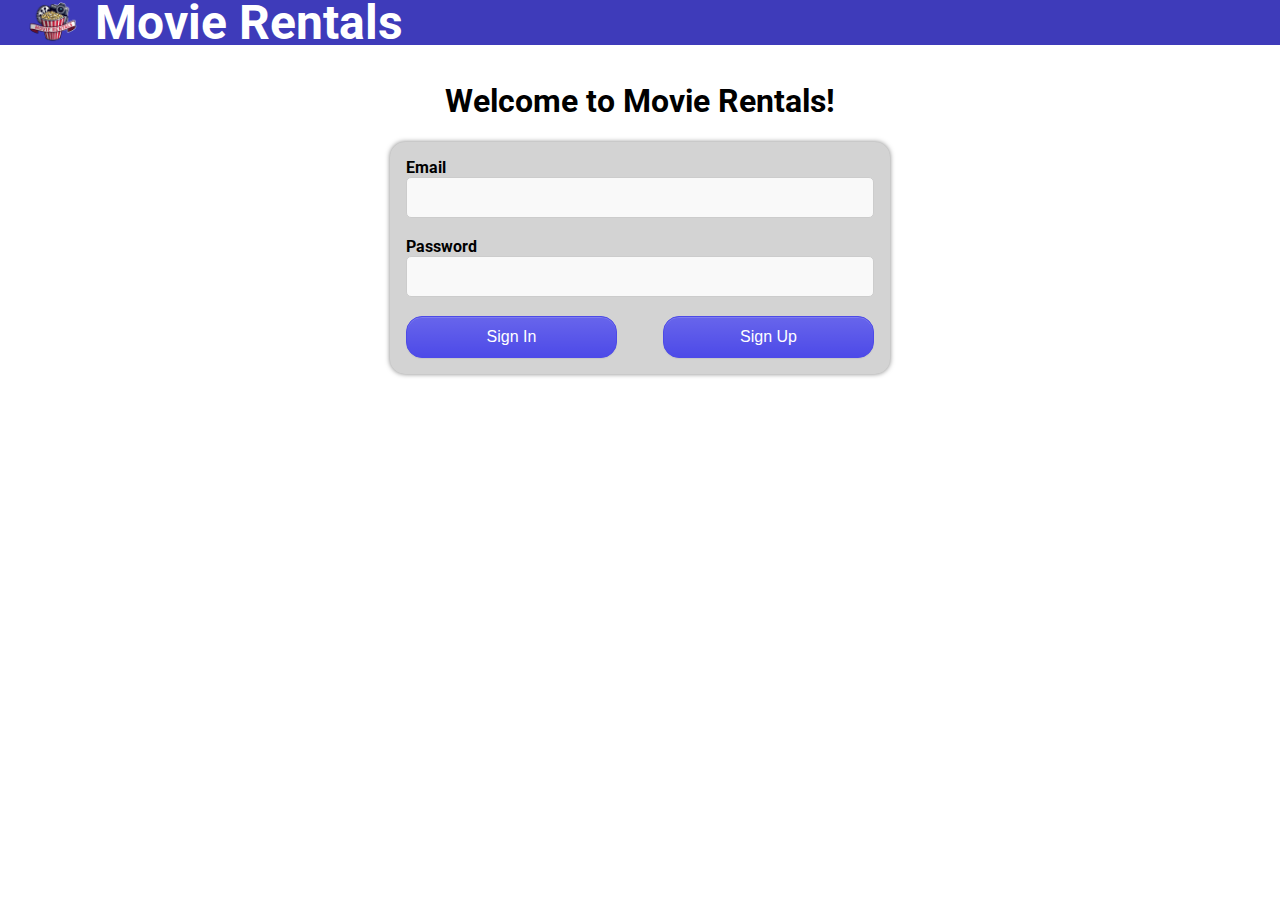
<file: index.html>
<!DOCTYPE html>
<html lang="en">
  <head>
    <meta charset="UTF-8" />
    <meta http-equiv="X-UA-Compatible" content="IE=edge" />
    <meta name="viewport" content="width=device-width, initial-scale=1.0" />
    <title>Movie Rentals</title>
    <link href="/styles/main.css" rel="stylesheet" />
    <link rel="preconnect" href="https://fonts.googleapis.com" />
    <link rel="preconnect" href="https://fonts.gstatic.com" crossorigin />
    <link
      href="https://fonts.googleapis.com/css2?family=Roboto:ital,wght@0,100;0,300;0,400;0,500;0,700;0,900;1,100;1,300;1,400;1,500;1,700;1,900&display=swap"
      rel="stylesheet"
    />
    <style>
      .form-container{
        background-color: lightgrey; 
        width: 40%; 
        margin: auto; 
        padding: 1em; 
        border-radius: 15px; 
        font-family:Verdana; 
        box-shadow: 0 0 5px rgba(0, 0, 0, 0.5);
      }
      .form-container input[type="text"],
      .form-container input[type="password"] {
        width: 100%;
        padding: 10px;
        border: 1px solid #ccc;
        border-radius: 5px;
        font-size: 16px;
        background-color: #f9f9f9;
        transition: border-color 0.3s ease, box-shadow 0.3s ease;
      }

      .form-container input[type="text"]:focus,
      .form-container input[type="password"]:focus {
        border-color: #007bff;
        box-shadow: 0 0 5px rgba(0, 123, 255, 0.5);
        outline: none;
      }
      .form-container label {
        font-weight: bold;
        margin-bottom: 0.5em;

      }
    </style>
  </head>
  <body>
    <header style="display: flex; align-items: center; justify-content:flex-start; color: white; padding: 10px 20px;">
      <img src="movierentalslogo.png" alt="Logo" style="height: 65px; margin-right: 10px;" />
      <strong style="font-size: 48px;">Movie Rentals</strong>
    </header>
    
    <div id="main">
      <article>
        <h1 style="text-align: center">Welcome to Movie Rentals!</h1>
        <div class="form-container">
          <form method="GET" action="/shop.html">
            <label>Email</label><br />
            <input type="text" name="email" style="width: 100%" required/>
            <br />
            <br />
            <label>Password</label><br />
            <input type="password" name="password" style="width: 100%" required/>
            <br />
            <br />
            <div style="display: flex; justify-content: space-between; margin: auto;">
              <button class="button" type="submit" id="signupbutton" name="action" value="login" style="width: 45%">Sign In</button>
              <button class="button" type="submit" id="loginbutton" name="action" value="login" style="width: 45%">Sign Up</button>
            </div>
          </form>
        </div>
      </article>
    </div>
  </body>
  <script>
    document.getElementById('loginbutton').addEventListener('click', function () {
      const username = document.getElementById('username').value;
      const password = document.getElementById('password').value;

      // Check if the username and password match 'admin'
      if (username === 'admin' && password === 'admin') {
        // Redirect to shop.html
        window.location.href = '/shop.html';
      } else {
        alert('Invalid username or password!');
      }
    });

    document.getElementById('signupbutton').addEventListener('click', function () {
      // Clear input fields
      document.getElementById('username').value = '';
      document.getElementById('password').value = '';

      // Display success message
      const successMessage = document.getElementById('success-message');
      successMessage.textContent = 'Successfully signed up user!';
    });
  </script>


</html>
</file>
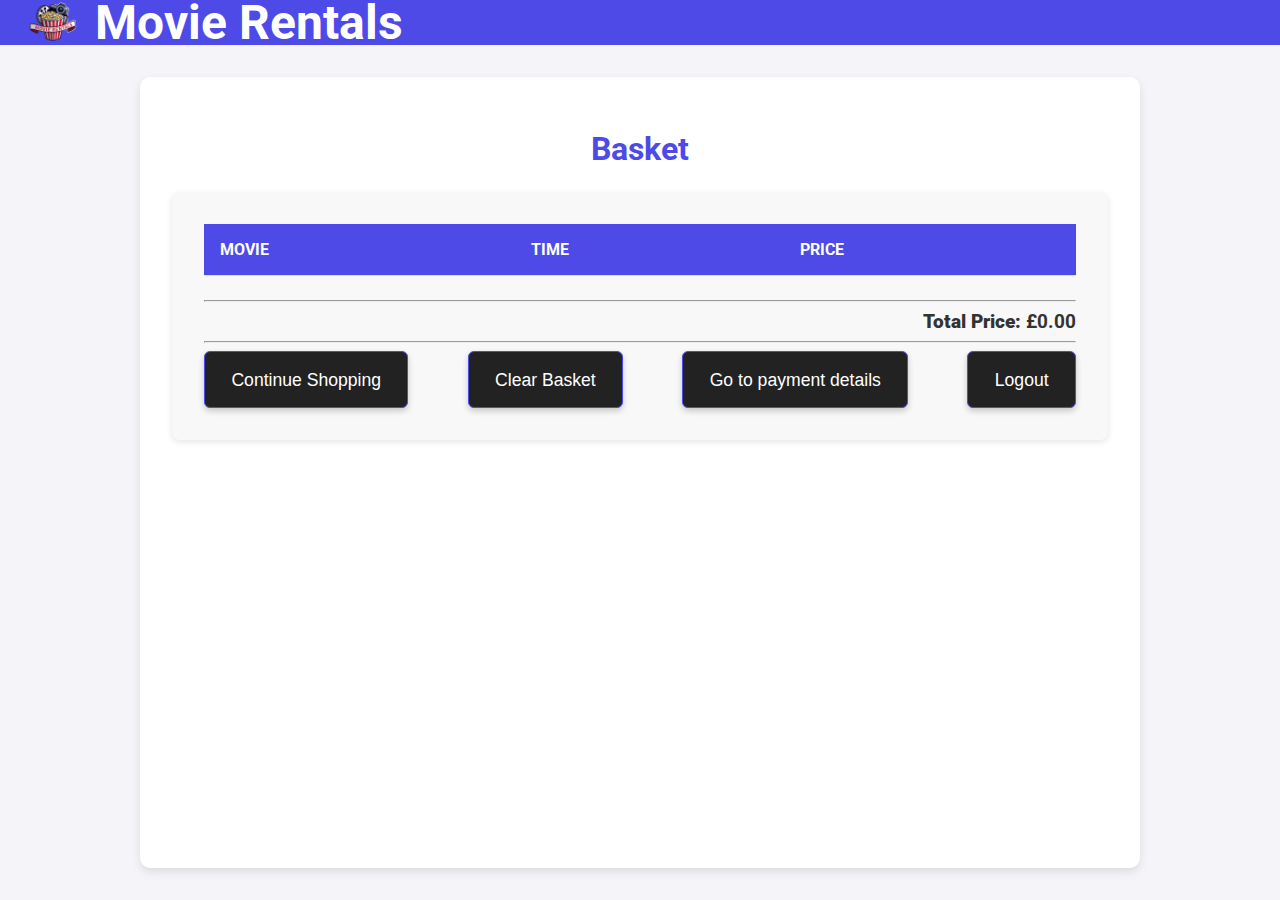
<file: basket.html>
<!DOCTYPE html>
<html lang="en">
  <head>
    <meta charset="UTF-8" />
    <meta http-equiv="X-UA-Compatible" content="IE=edge" />
    <meta name="viewport" content="width=device-width, initial-scale=1.0" />
    <title>Movie Rentals</title>
    <link href="/styles/main.css" rel="stylesheet" />
    <link rel="preconnect" href="https://fonts.googleapis.com" />
    <link rel="preconnect" href="https://fonts.gstatic.com" crossorigin />
    <link
      href="https://fonts.googleapis.com/css2?family=Roboto:ital,wght@0,100;0,300;0,400;0,500;0,700;0,900;1,100;1,300;1,400;1,500;1,700;1,900&display=swap"
      rel="stylesheet"
    />
  </head>
  <style>
/* General Reset */
body {
  margin: 0;
  font-family: "Roboto", sans-serif;
  background-color: #f4f4f9;
  color: #333;
}

/* Header Styling */
header {
  display: flex;
  align-items: center;
  justify-content: flex-start;
  color: white;
  padding: 10px 20px;
  background: #4d4ae8;
}

header img {
  height: 65px;
  margin-right: 15px;
}

header strong {
  font-size: 2.5rem;
}

/* Basket Container */
.basket-container {
  max-width: 1000px;
  margin: 2em auto;
  padding: 2rem;
  background: white;
  border-radius: 10px;
  box-shadow: 0 4px 10px rgba(0, 0, 0, 0.1);
}

.basket-title {
  font-size: 2rem;
  color: #4d4ae8;
  text-align: center;
  margin-bottom: 1.5rem;
}

/* Basket Content */
.basket-content {
  background-color: #f8f8f8;
  padding: 2rem;
  border-radius: 8px;
  box-shadow: 0 2px 6px rgba(0, 0, 0, 0.1);
}

.basket-table {
  width: 100%;
  border-collapse: collapse;
  margin-bottom: 1.5rem;
  
}

.basket-table th,
.basket-table td {
  text-align: left;
  padding: 1rem;
  border-bottom: 1px solid #ddd;
}

.basket-table th {
  background-color: #4d4ae8;
  color: white;
  font-weight: 700;
  text-transform: uppercase;
}

.basket-table td {
  font-size: 1rem;
  color: #555;
}

.basket-table tr:hover {
  background-color: #f1f1f1;
}

.total-price {
  text-align: right;
  font-size: 1.2rem;
  font-weight: bold;
  color: #333;
}

/* Buttons */
.button-group {
  display: flex;
  justify-content: space-between;
  flex-wrap: wrap;
  gap: 1rem;
}

.button {
  font-size: 1.1rem;
  padding: 0.8em 1.5em;
  border-radius: 6px;
  background: #222;
  color: white;
  text-align: center;
  text-decoration: none;
  box-shadow: 0 3px 6px rgba(0, 0, 0, 0.2);
  cursor: pointer;
  transition: transform 0.3s, background-color 0.3s;
  outline: none;
}

.button:hover {
  background: #575757;
  transform: translateY(-2px);
}

button {
  border: none;
}

@media screen and (max-width: 768px) {
  .basket-container {
    padding: 1.5rem;
  }

  .basket-title {
    font-size: 1.8rem;
  }

  .button-group {
    flex-direction: column;
    align-items: center;
  }

  .button {
    width: 100%;
  }
}

  </style>
  <body>
    <header style="display: flex; align-items: center; justify-content:flex-start; color: white; padding: 10px 20px;">
      <img src="movierentalslogo.png" alt="Logo" style="height: 65px; margin-right: 10px;" />
      <strong style="font-size: 48px;">Movie Rentals</strong>
    </header>
    <div id="main">
      <article class="basket-container">
        <h1 class="basket-title">Basket</h1>
        <div class="basket-content">
          <table class="basket-table">
            <thead>
              <tr>
                <th>Movie</th>
                <th>Time</th>
                <th>Price</th>
              </tr>
            </thead>
            <tbody id="basket"></tbody>
          </table>
          <hr />
          <div class="total-price">
            <strong>Total Price:</strong> £<span id="total-price"></span>
          </div>
          <hr />
          <div class="button-group">
            <a class="button" href="/shop.html">Continue Shopping</a>
            <button class="button" onclick="localStorage.setItem('basket', '[]');">Clear Basket</button>
            <a class="button" href="/order.html">Go to payment details</a>
            <a class="button" href="login.html">Logout</a>
          </div>
        </div>
      </article>
      
    </div>
  </body>

  <script src="./js/movies.js"></script>
  <script>
    const basketContainer = document.getElementById("basket");

    const basket = JSON.parse(localStorage.getItem("basket") ?? "[]");

    let totalPrice = 0.0;

    basket.forEach((basketItem) => {
      basketContainer.insertAdjacentHTML(
        "beforeend",
        `
            <tr>
                <td>${basketItem.name}</td>
                <td>${basketItem.rentDays}</td>
                <td>${(basketItem.price * basketItem.rentDays).toFixed(2)}</td>
            </tr>
        `
      );
      totalPrice += basketItem.price * basketItem.rentDays;
    });

    document.getElementById("total-price").textContent = (totalPrice * 1.2).toFixed(2);
  </script>
</html>
</file>
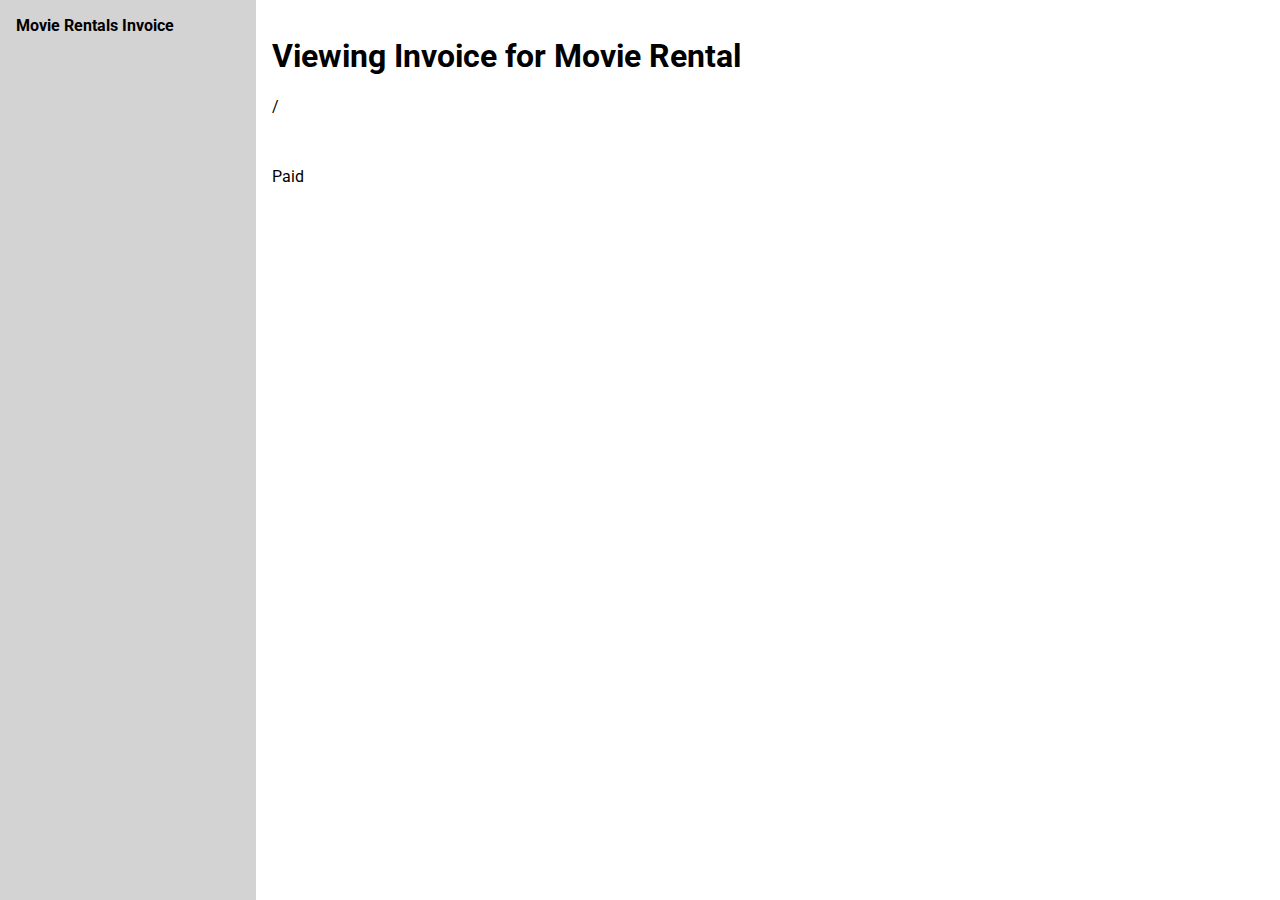
<file: invoice.html>
<!DOCTYPE html>
<html lang="en">
  <head>
    <meta charset="UTF-8" />
    <meta http-equiv="X-UA-Compatible" content="IE=edge" />
    <meta name="viewport" content="width=device-width, initial-scale=1.0" />
    <title>Movie Rentals</title>
    <link href="/styles/main.css" rel="stylesheet" />
    <link rel="preconnect" href="https://fonts.googleapis.com" />
    <link rel="preconnect" href="https://fonts.gstatic.com" crossorigin />
    <link
      href="https://fonts.googleapis.com/css2?family=Roboto:ital,wght@0,100;0,300;0,400;0,500;0,700;0,900;1,100;1,300;1,400;1,500;1,700;1,900&display=swap"
      rel="stylesheet"
    />
  </head>
  <body>
    <div id="main">
      <nav>
        <strong>Movie Rentals Invoice</strong>
      </nav>
      <article>
        <h1>Viewing Invoice for Movie Rental</h1>
        <div id="payment-details">
          <p>
            <span id="payment-details-title"></span> <span id="payment-details-firstName"></span> <span id="payment-details-surname"></span>
          </p>
          <p>
            <span id="payment-details-addressNumber"></span> <span id="payment-details-addressStreet"></span>
            <span id="payment-details-addressPostcode"></span>
          </p>
          <p>
            <span id="payment-details-card"></span> <span id="payment-details-cardNumber"></span>
            <span id="payment-details-expiryMonth"></span>/<span id="payment-details-expiryYear"></span>
          </p>
          <br />
          <p>Paid <span id="total-price"></span></p>
        </div>
      </article>
    </div>
  </body>

  <script src="./js/movies.js"></script>
  <script>
    const container = document.getElementById("payment-details");
    const paymentDetails = JSON.parse(localStorage.getItem("paymentDetails"));

    const basket = JSON.parse(localStorage.getItem("basket") ?? "[]");

    let totalPrice = 0.0;

    // Get all the prices of the movie in the basket
    basket.forEach((basketItem) => {
      totalPrice += basketItem.price * basketItem.rentDays;
    });

    totalPrice *= 1.2;

    // Update the DOM with the payment details
    document.getElementById("payment-details-title").textContent = paymentDetails.title;
    document.getElementById("payment-details-firstName").textContent = paymentDetails.firstName;
    document.getElementById("payment-details-surname").textContent = paymentDetails.surname;
    document.getElementById("payment-details-addressNumber").textContent = paymentDetails.addressNumber;
    document.getElementById("payment-details-addressStreet").textContent = paymentDetails.addressStreet;
    document.getElementById("payment-details-addressPostcode").textContent = paymentDetails.addressPostcode;
    document.getElementById("payment-details-card").textContent = paymentDetails.card;
    document.getElementById("payment-details-cardNumber").textContent = paymentDetails.cardNumber;
    document.getElementById("payment-details-expiryMonth").textContent = paymentDetails.expiryMonth;
    document.getElementById("payment-details-expiryYear").textContent = paymentDetails.expiryYear;
    document.getElementById("total-price").textContent = totalPrice;

    localStorage.clear();
  </script>
</html>
</file>
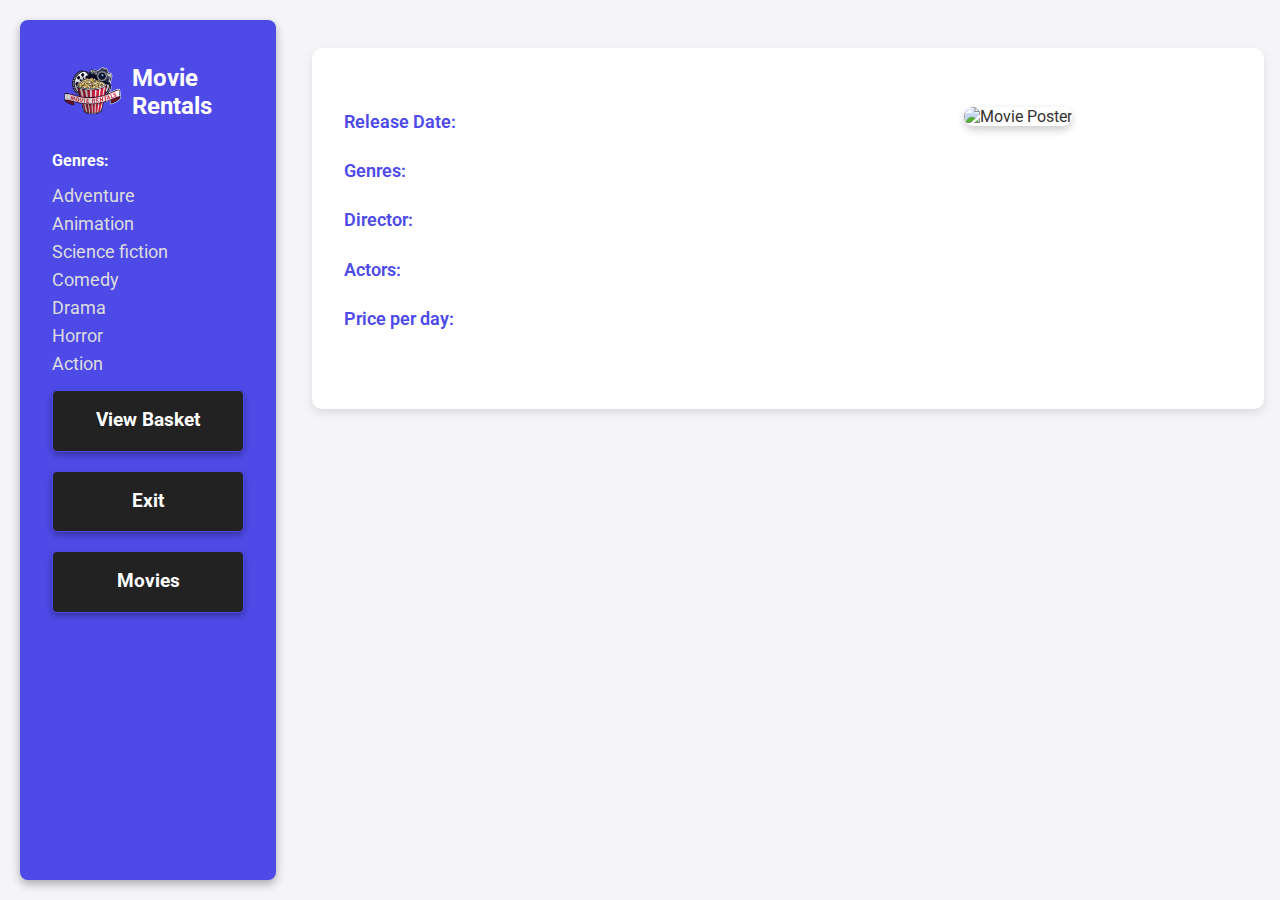
<file: movie.html>
<!DOCTYPE html>
<html lang="en">
  <head>
    <meta charset="UTF-8" />
    <meta http-equiv="X-UA-Compatible" content="IE=edge" />
    <meta name="viewport" content="width=device-width, initial-scale=1.0" />
    <title>Movie Rentals</title>
    <link href="/styles/main.css" rel="stylesheet" />
    <link rel="preconnect" href="https://fonts.googleapis.com" />
    <link rel="preconnect" href="https://fonts.gstatic.com" crossorigin />
    <link
      href="https://fonts.googleapis.com/css2?family=Roboto:ital,wght@0,100;0,300;0,400;0,500;0,700;0,900;1,100;1,300;1,400;1,500;1,700;1,900&display=swap"
      rel="stylesheet"
    />
  </head>
  <style>
    /* General Reset */
body {
  margin: 0;
  font-family: "Roboto", sans-serif;
  background-color: #f4f4f9;
  color: #333;
}

nav {
  flex: 1;
  background-color: #4d4ae8 !important;
  color: #ffffff;
  padding: 2em;
  border-radius: 8px;
  box-shadow: 0 4px 10px rgba(0, 0, 0, 0.3);
  margin: 20px;
}

nav a,
nav button {
  display: block;
  text-decoration: none;
  font-weight: 500;
  background-color: #222;
  color: white;
  text-align: center;
  border-radius: 6px;
  padding: 0.7em 0;
  margin: 1em 0;
  box-shadow: 0 3px 6px rgba(0, 0, 0, 0.2);
  cursor: pointer;
  transition: background-color 0.3s, transform 0.2s;
}

nav a:hover,
nav button:hover {
  background-color: #575757;
  transform: translateY(-3px);
}

.header {
  display: flex;
  justify-content: space-between;
  padding: 1rem 2rem;
  background: #4d4ae8;
  color: white;
  position: relative;
  border-radius: 6px;
  margin-bottom: 1rem;
}

.movie-details {
  margin: 2em auto;
  padding: 2rem;
  max-width: 1200px;
  background: white;
  border-radius: 10px;
  box-shadow: 0 4px 10px rgba(0, 0, 0, 0.1);
}

.movie-details h1 {
  font-size: 2.5rem;
  font-weight: 700;
  color: #4d4ae8;
  text-align: center;
  margin-bottom: 1rem;
}

.movie-info {
  display: flex;
  flex-wrap: wrap;
  gap: 2rem;
  margin-bottom: 1.5rem;
}

.movie-text {
  flex: 1;
  font-size: 1.1rem;
  line-height: 1.8;
}

.movie-text strong {
  font-weight: 600;
  color: #4d4ae8;
}

.movie-poster {
  flex: 1;
  text-align: center;
}

.movie-poster img {
  width: 100%;
  max-width: 300px;
  border-radius: 10px;
  box-shadow: 0 4px 8px rgba(0, 0, 0, 0.2);
  transition: transform 0.3s;
}

.movie-poster img:hover {
  transform: scale(1.05);
}

.movie-description {
  font-size: 1.2rem;
  line-height: 1.8;
  color: #555;
  margin-top: 1.5rem;
}

ul {
  list-style: none;
  padding: 0;
}

ul li {
  margin-bottom: 0.5rem;
  font-size: 1.1rem;
  color: #ddd;
}

ul li:hover {
  color: #ffffff;
}

a.button {
  font-size: 1.2rem;
  padding: 0.8em 1.5em;
  border-radius: 5px;
  background: #222;
  color: white;
  box-shadow: 0 3px 6px rgba(0, 0, 0, 0.3);
  text-align: center;
  transition: transform 0.3s, background-color 0.3s;
  width: 100%;
}

a.button:hover {
  background: #575757;
  transform: translateY(-3px);
}

  </style>
  <body>

  <body>
    <div id="main">
      <nav>
        <div style="display: flex; align-items: center;">
          <img src="movierentalslogo.png" alt="Logo" style="height: 80px;" />
          <strong style="font-size: 24px;">Movie Rentals</strong>
        </div>  
        <br>
        <strong>Genres:</strong>
        <ul>
          <li>Adventure</li>
          <li>Animation</li>
          <li>Science fiction</li>
          <li>Comedy</li>
          <li>Drama</li>
          <li>Horror</li>
          <li>Action</li>
        </ul>
        <a class="button" href="/basket.html"><strong>View Basket</strong></a>
        <br>
        <br>
        <a class="button" href="/login.html"><strong>Exit</strong></a>
        <br>
        <br>
        <a class="button" href="/shop.html"><Strong>Movies</Strong></a>
      </nav>
      <article>
        <article class="movie-details">
          <h1 id="movie-title"></h1>
          <div class="movie-info">
            <div class="movie-text">
              <strong>Release Date: </strong>
              <p id="movie-release-date"></p>
              <strong>Genres: </strong>
              <p id="movie-genre"></p>
              <strong>Director: </strong>
              <p id="movie-director"></p>
              <strong>Actors: </strong>
              <p id="movie-actors"></p>
              <strong>Price per day: </strong>
              <p id="movie-price"></p>
            </div>
            <div class="movie-poster">
              <img id="movie-image" alt="Movie Poster" />
            </div>
          </div>
          <p id="movie-description" class="movie-description"></p>
        </article>
        
      </article>
    </div>
  </body>

  <script src="./js/movies.js"></script>
  <script>
    // Takes the ID from the URL and loads all the data into the DOM
    const queryString = window.location.search;
    const urlParams = new URLSearchParams(queryString);
    const movieId = parseInt(urlParams.get("id"));
    const movie = movies.find((movie) => movie.id === movieId);

    document.getElementById("movie-title").textContent = movie.name;
    document.getElementById("movie-image").src = movie.image;
    document.getElementById("movie-genre").textContent = movie.genre;
    document.getElementById("movie-director").textContent = movie.director;
    document.getElementById("movie-actors").textContent = movie.actors;
    document.getElementById("movie-description").textContent = movie.description;
    document.getElementById("movie-release-date").textContent = movie.releaseDate;
    document.getElementById("movie-price").textContent = movie.price;
  </script>
</html>
</file>
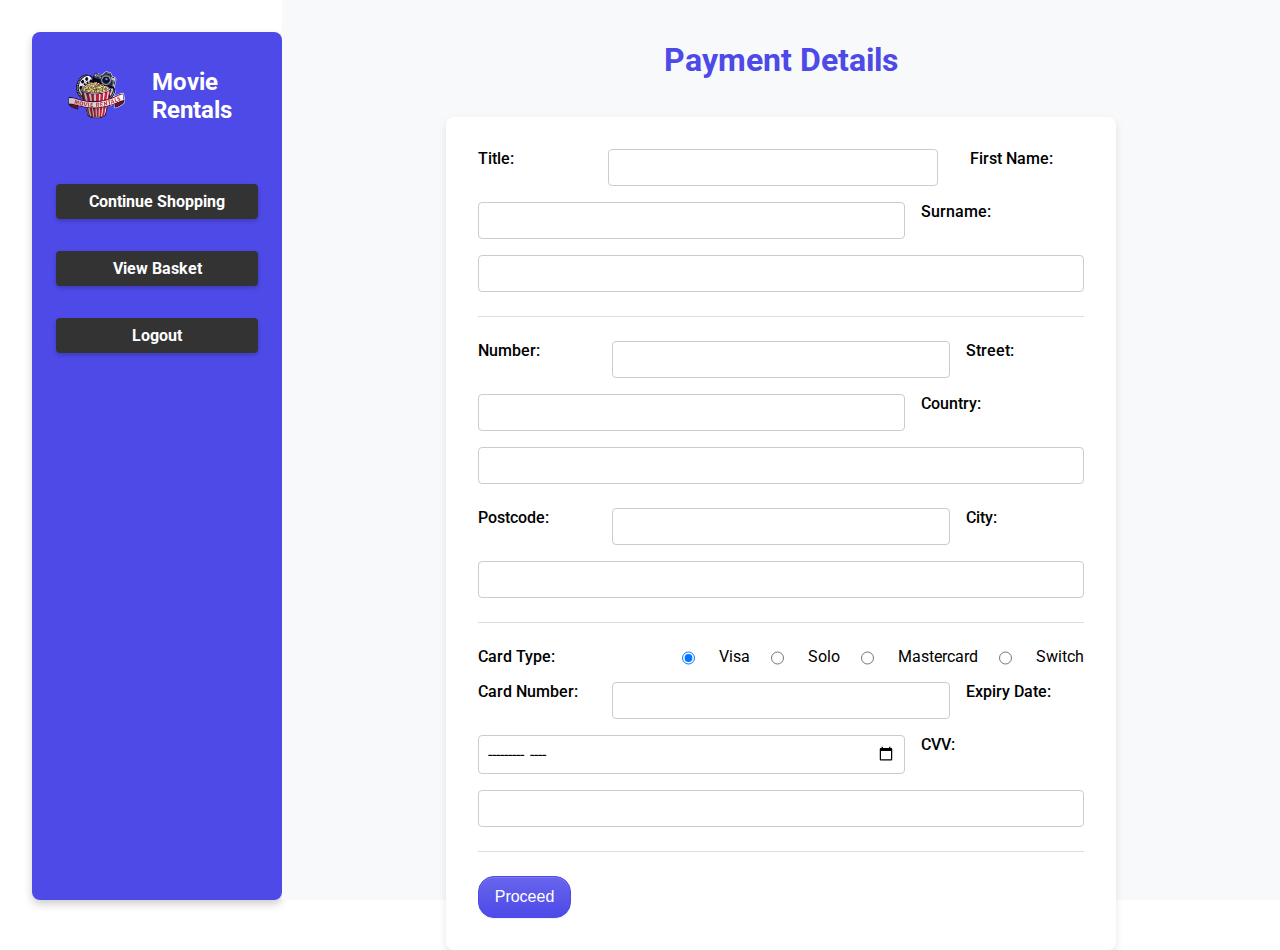
<file: order.html>
<!DOCTYPE html>
<html lang="en">
  <head>
    <meta charset="UTF-8" />
    <meta http-equiv="X-UA-Compatible" content="IE=edge" />
    <meta name="viewport" content="width=device-width, initial-scale=1.0" />
    <title>Movie Rentals</title>
    <link href="/styles/main.css" rel="stylesheet" />
    <link rel="preconnect" href="https://fonts.googleapis.com" />
    <link rel="preconnect" href="https://fonts.gstatic.com" crossorigin />
    <link
      href="https://fonts.googleapis.com/css2?family=Roboto:ital,wght@0,100;0,300;0,400;0,500;0,700;0,900;1,100;1,300;1,400;1,500;1,700;1,900&display=swap"
      rel="stylesheet"
    />
    <style>
      body {
        font-family: "Roboto", sans-serif;
        margin: 0;
        padding: 0;
        display: flex;
        flex-direction: row;
        height: 100vh;
      }

      header {
        display: flex;
        align-items: center;
        justify-content: flex-start;
        color: white;
        padding: 10px 20px;
        background: #4d4ae8;
        box-shadow: 0 4px 8px rgba(0, 0, 0, 0.2);
      }

      #main {
        flex: 1;
        padding: 20px;
        background-color: #f8f9fa;
        display: flex;
        flex-direction: column;
        align-items: center;
      }

      h1 {
        text-align: center;
        color: #4d4ae8;
      }

      nav {
        flex: 0 0 250px;
        background-color: #4d4ae8;
        color: #ffffff;
        padding: 1.5em;
        display: flex;
        flex-direction: column;
        align-items: flex-start;
        border-radius: 8px;
        box-shadow: 0 4px 8px rgba(0, 0, 0, 0.2);
      }

      nav a,
      nav button {
        display: block;
        text-decoration: none;
        font-weight: 500;
        background-color: #333;
        color: white;
        text-align: center;
        border-radius: 4px;
        padding: 0.5em 0;
        margin: 1em 0;
        box-shadow: 0 2px 4px rgba(0, 0, 0, 0.2);
        cursor: pointer;
        transition: 0.3s all ease;
        width: 100%;
      }

      nav button {
        border: none;
        font-size: 1em;
      }

      nav a:hover,
      nav button:hover {
        background-color: #222;
      }

      .form-container {
        background-color: white;
        border-radius: 8px;
        box-shadow: 0 4px 8px rgba(0, 0, 0, 0.1);
        padding: 2em;
        width: 70%;
        margin-top: 1em;
      }

      form div {
        display: flex;
        flex-wrap: wrap;
        gap: 1rem;
        margin-bottom: 1.5rem;
      }

      form div span {
        flex: 1 1 100px;
        font-weight: 500;
      }

      form div input {
        flex: 2 1 300px;
        padding: 0.5em;
        border: 1px solid #ccc;
        border-radius: 4px;
        font-size: 1em;
      }

      form div input[type="radio"] {
        flex: 0;
        width: auto;
        margin-right: 0.5em;
      }

      form button {
        margin-top: 1rem;
      }

      hr {
        border: 0;
        height: 1px;
        background: #ddd;
        margin: 1.5em 0;
      }
    </style>
  </head>
  <body>
    <!-- Sidebar -->
    <nav style="margin-left: 2rem; margin-top: 2rem;">
      <div style="display: flex; align-items: center; margin-bottom: 2rem;">
        <img src="movierentalslogo.png" alt="Logo" style="height: 80px; margin-right: 1rem;" />
        <strong style="font-size: 1.5em;">Movie Rentals</strong>
      </div>
      <a href="/shop.html"><strong>Continue Shopping</strong></a>
      <a href="/basket.html"><strong>View Basket</strong></a>
      <a href="/login.html"><strong>Logout</strong></a>
    </nav>

    <!-- Main Content -->
    <div id="main">
      <h1>Payment Details</h1>
      <div class="form-container">
        <form method="GET" action="/invoice.html" onsubmit="storeData()">
          <div style="text-align:start">
            <span>Title:</span>
            <input type="text" id="title" required />
            <br>
            <span>First Name:</span>
            <input type="text" id="firstName" required />
            <span>Surname:</span>
            <input type="text" id="surname" required />
          </div>
          <hr />
          <div>
            <span>Number:</span>
            <input type="number" id="addressNumber" required />
            <span>Street:</span>
            <input type="text" id="addressStreet" required />
            <span>Country:</span>
            <input type="text" id="addressCountry" required />
          </div>
          <div>
            <span>Postcode:</span>
            <input type="text" id="addressPostcode" required />
            <span>City:</span>
            <input type="text" id="addressCity" required />
          </div>
          <hr />
          <div>
            <span>Card Type:</span>
            <input type="radio" name="card" value="visa" id="visa" checked />
            <label for="visa">Visa</label>
            <input type="radio" name="card" value="solo" id="solo" />
            <label for="solo">Solo</label>
            <input type="radio" name="card" value="mastercard" id="mastercard" />
            <label for="mastercard">Mastercard</label>
            <input type="radio" name="card" value="switch" id="switch" />
            <label for="switch">Switch</label>
            <span>Card Number:</span>
            <input type="number" id="cardNumber" required />
            <span>Expiry Date:</span>
            <input type="month" id="expiryMonthYear" required />
            <span>CVV:</span>
            <input type="number" maxlength="3" id="cvv" required />
          </div>
          <hr />
          <button class="button" type="submit">Proceed</button>
        </form>
      </div>
    </div>
  </body>
  <script>

    function storeData() {
      // Collect all form data for use in the invoice
      const formInputs = ["title", "firstName", "surname", "addressNumber", "addressStreet", "addressPostcode", "addressCountry", "addressCity", "cardNumber", "expiryMonth", "expiryYear"];
      const formData = {};
      formInputs.forEach((inputId) => {
        formData[inputId] = document.getElementById(inputId).value;
      })
      formData.card = document.querySelector("input[name=card]:checked").value;
      
      localStorage.setItem("paymentDetails", JSON.stringify(formData));

      return false;
    }
  </script>
</html>
</file>
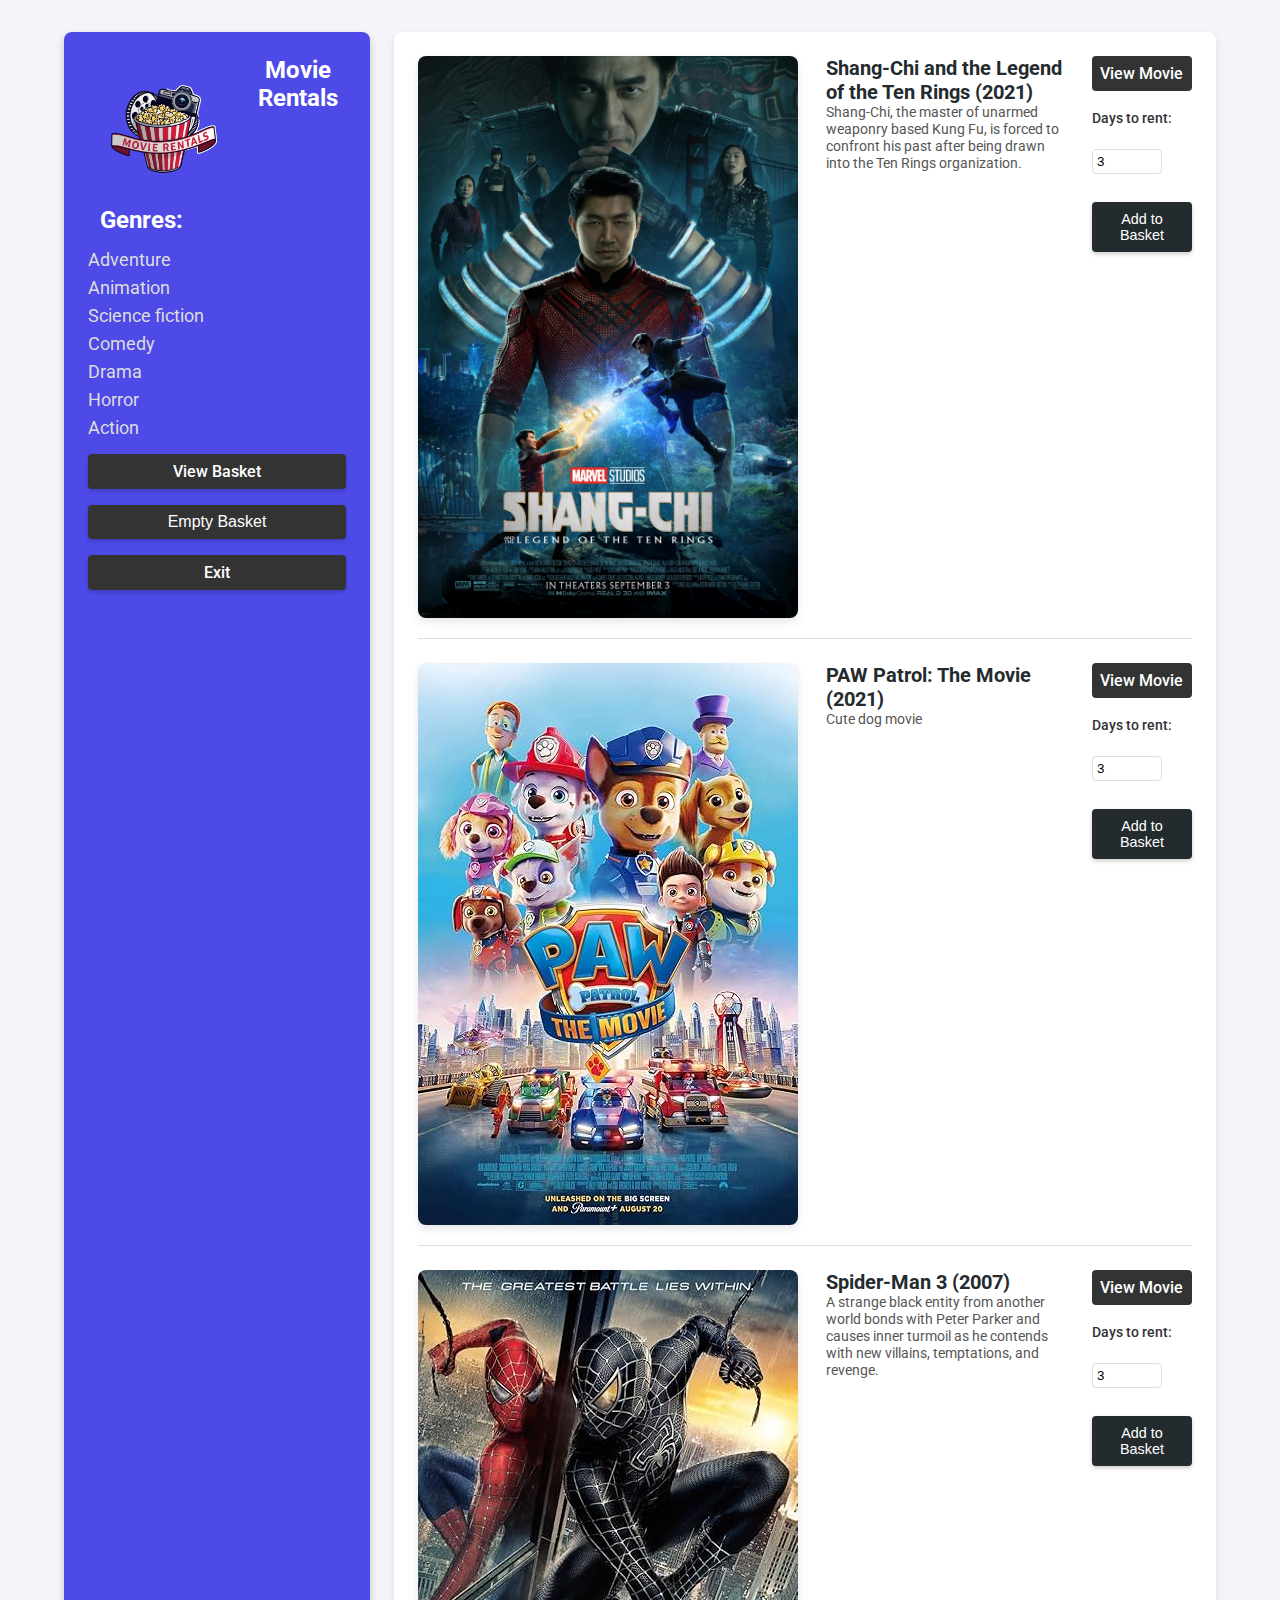
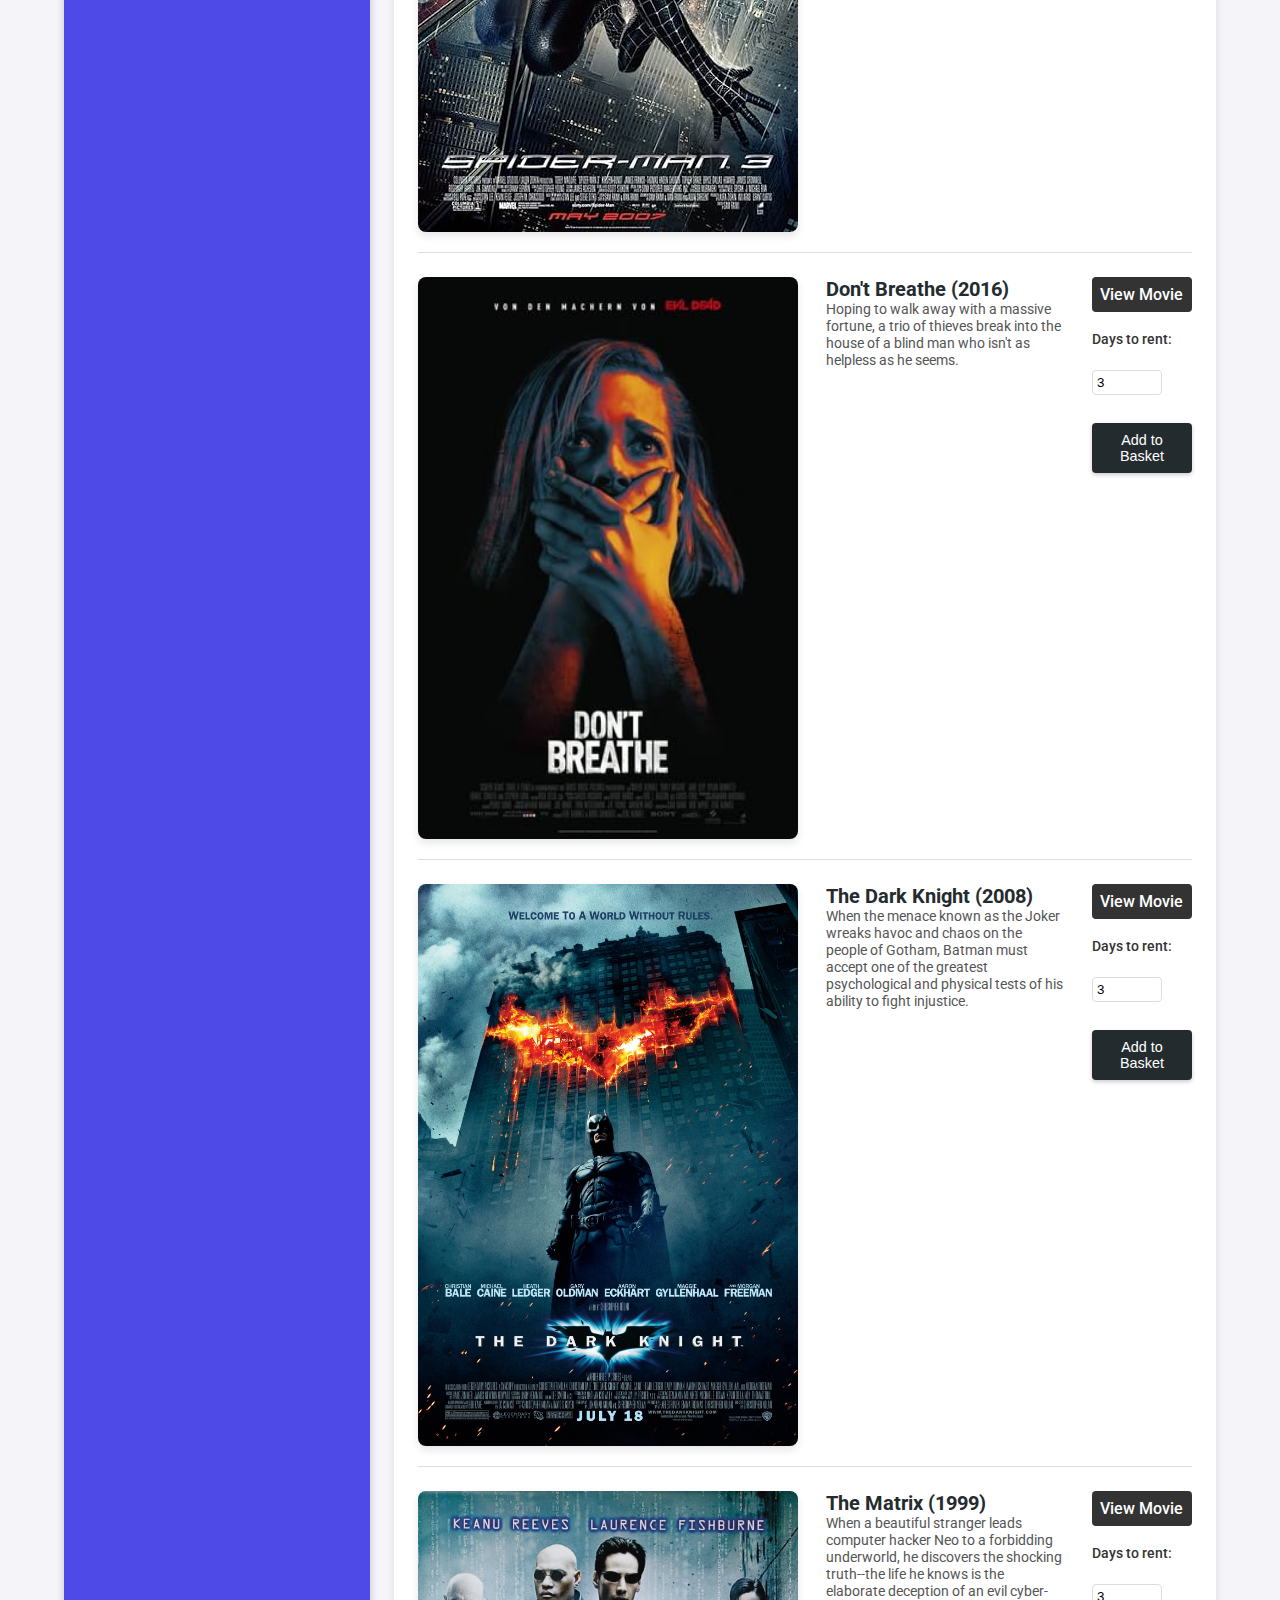
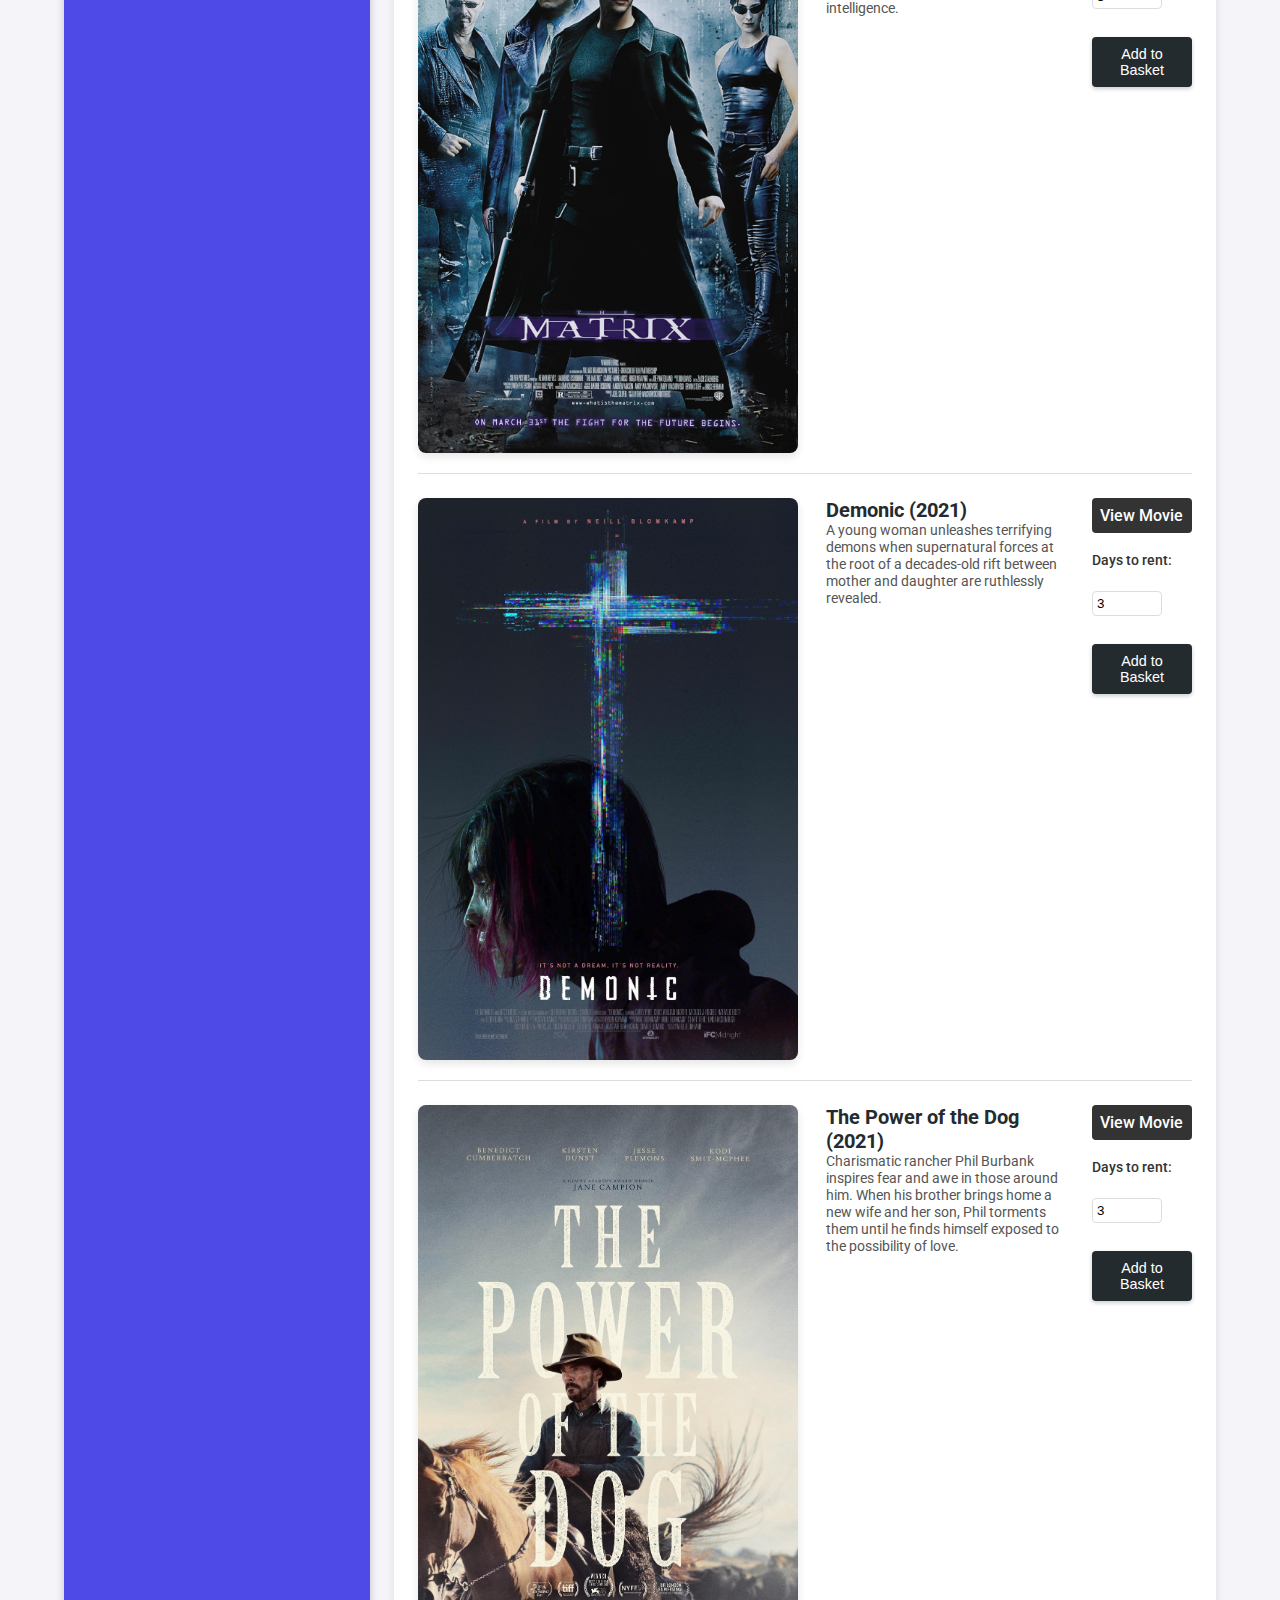
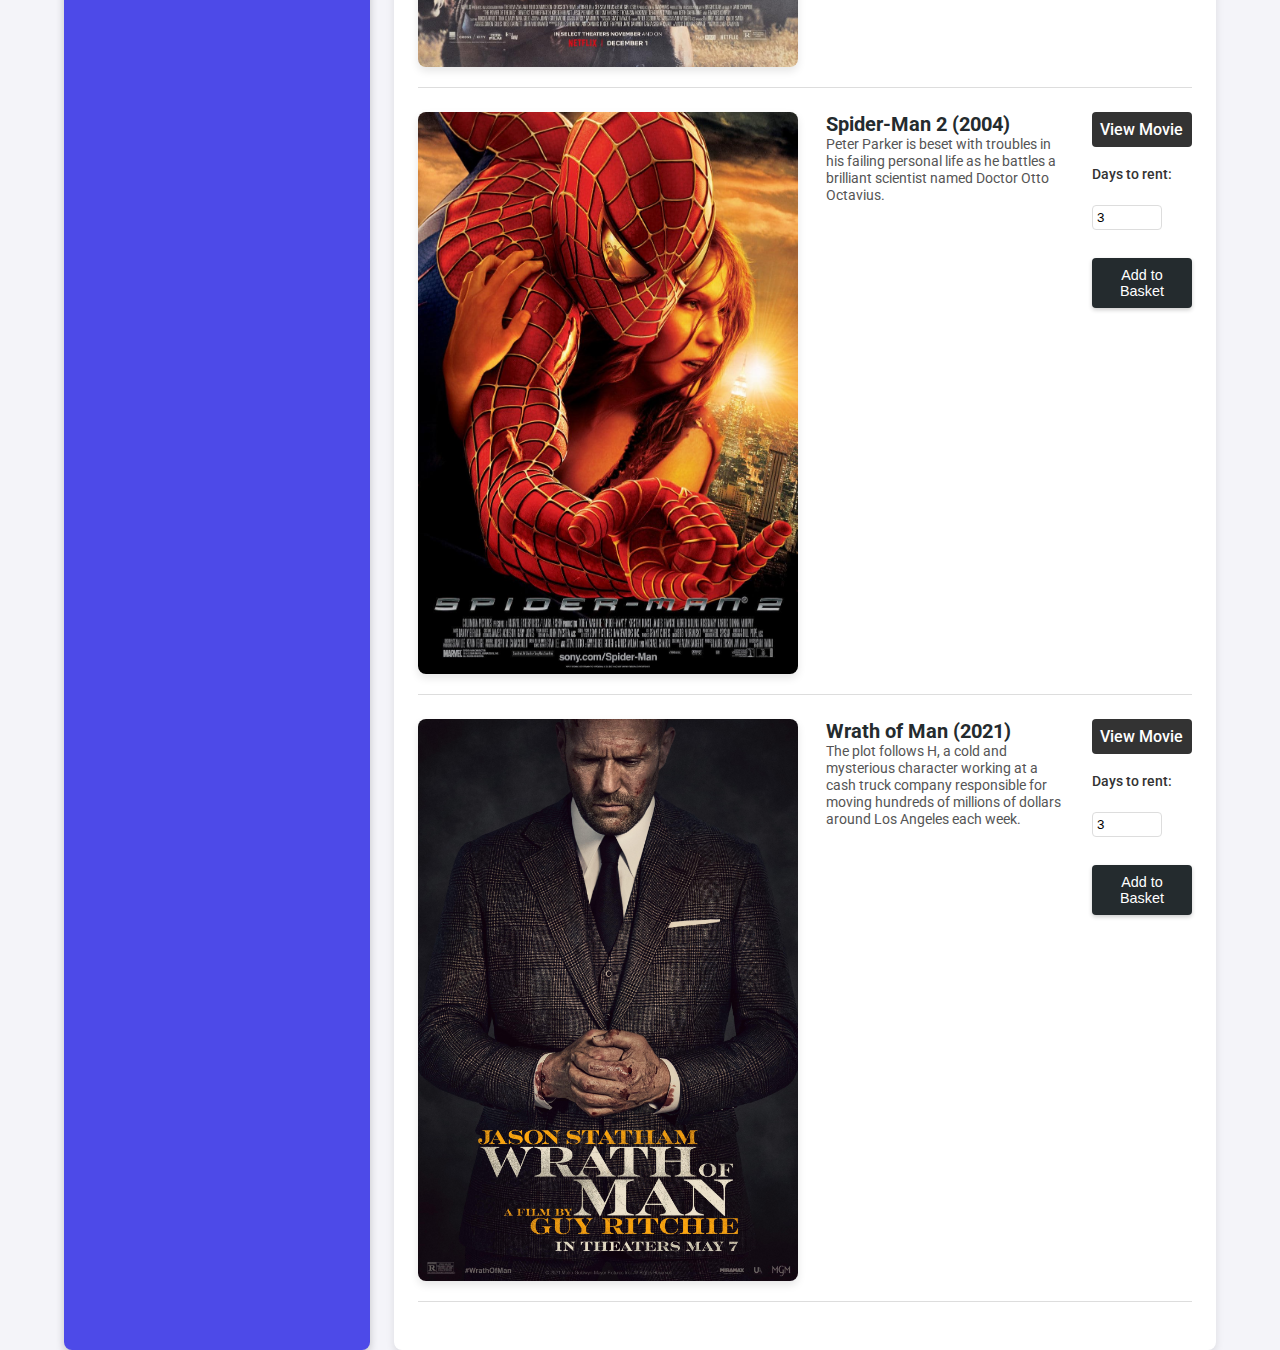
<file: shop.html>
<!DOCTYPE html>
<html lang="en">
  <head>
    <meta charset="UTF-8" />
    <meta http-equiv="X-UA-Compatible" content="IE=edge" />
    <meta name="viewport" content="width=device-width, initial-scale=1.0" />
    <title>Movie Rentals</title>
    <link
      href="https://fonts.googleapis.com/css2?family=Roboto:wght@400;500;700&display=swap"
      rel="stylesheet"
    />
    <style>
      /* General reset and body styles */
      body {
        margin: 0;
        font-family: 'Roboto', sans-serif;
        background-color: #f4f4f9;
        color: #4D4AE8;
        display: flex;
        justify-content: center;
        padding: 0;
      }

      #main {
        display: flex;
        width: 90%;
        max-width: 1200px;
        margin-top: 2em;
        gap: 1.5em;
      }

      nav {
        flex: 1;
        background-color: #4D4AE8;
        color: #ffffff;
        padding: 1.5em;
        border-radius: 8px;
        box-shadow: 0 4px 8px rgba(0, 0, 0, 0.2);
      }

      nav img {
        width: 100%;
        max-width: 150px;
      }

      nav strong {
        font-size: 24px;
        color: white;
        margin-left: 0.5em;
      }

      nav ul {
        list-style: none;
        padding: 0;
      }

      ul li {
        margin-bottom: 0.5rem;
        font-size: 1.1rem;
        color: #ddd;
      }
      
      ul li:hover {
        color: #ffffff;
      }

      nav a,
      button {
        display: block;
        text-decoration: none;
        font-weight: 500;
        background-color: #333;
        color: white;
        text-align: center;
        border-radius: 4px;
        padding: 0.5em 0;
        margin: 1em 0;
        box-shadow: 0 2px 4px rgba(0, 0, 0, 0.2);
        cursor: pointer;
        transition: 0.3s all ease;
        width: 100%;
      }

      nav button {
        border: none;
        font-size: 1em;
        display: block
      }

      nav a:hover,
      nav button:hover {
        background-color: #333;
        transform: translateY(-2px);
      }

      article {
        flex: 3;
        background-color: #ffffff;
        padding: 1.5em;
        border-radius: 8px;
        box-shadow: 0 4px 8px rgba(0, 0, 0, 0.1);
      }

      .movie {
        display: flex;
        align-items: flex-start;
        margin-bottom: 1.5em;
        gap: 1em;
        padding-bottom: 1em;
        border-bottom: 1px solid #ddd;
      }

      .movie img {
        border-radius: 8px;
        box-shadow: 0 4px 8px rgba(0, 0, 0, 0.1);
      }

      .movie h4 {
        font-size: 1.25em;
        margin: 0 0 0.5em;
        color: #242b2e;
      }

      .movie p {
        font-size: 0.9em;
        margin: 0 0 1em;
        color: #555;
      }

      .movie .button {
        text-align: center;
        font-size: 0.9em;
        font-weight: 500;
        background-color: #242b2e;
        color: #ffffff;
        border: none;
        border-radius: 4px;
        padding: 0.5em 1em;
        cursor: pointer;
        transition: 0.3s all ease;
        width: auto;
      }
      .button:hover {
        background: #575757;
        transform: translateY(-2px);
      }

      .movie .button:hover {
        background-color: #333;
      }

      .movie label {
        font-size: 0.85em;
        font-weight: 500;
        color: #333;
        display: block;
        margin-bottom: 0.3em;
      }

      .movie input {
        width: 60px;
        padding: 0.3em;
        margin-bottom: 1em;
        border: 1px solid #ddd;
        border-radius: 4px;
      }

      .header {
        display: flex;
        justify-content: space-between;
        padding: 0.5rem 2rem;
        background: #4D4AE8;
        position: relative;
      }
      a {
        text-decoration: none;
      }
      .moviebutton {
        display: flex;
        color: white;
        background: #333;
        text-decoration: none;
        border-radius: 4px;
        padding: 0.5rem;
        cursor: pointer;
        transition: 0.3s all ease;
        width: auto;
        text-align: center;
        font-weight: 500;
      }
      .moviebutton:hover {
        background: #575757;
        transform: translateY(-2px);
      }
    </style>
  </head>
  <body>



    <div id="main">
      <nav>
        <div style="text-align: center;  display: flex;">
          <img src="movierentalslogo.png" alt="Logo" />
          <strong>Movie Rentals</strong>
        </div>
        <strong>Genres:</strong>
        <ul>
          <li>Adventure</li>
          <li>Animation</li>
          <li>Science fiction</li>
          <li>Comedy</li>
          <li>Drama</li>
          <li>Horror</li>
          <li>Action</li>
        </ul>
        <a href="/basket.html">View Basket</a>
        <button onclick="localStorage.setItem('basket', '[]')">Empty Basket</button>
        <a href="/login.html">Exit</a>
      </nav>
      <article>
        <div class="movie">
          <div>
            <img src="ShangChi.jpg" style="width:380px;height:562px;"/>
          </div>
          <div style="margin: 0 0.75em">
            <h4 style="margin: 0">Shang-Chi and the Legend of the Ten Rings (2021)</h4>
            <p>
              Shang-Chi, the master of unarmed weaponry based Kung Fu, is forced to confront his past after being drawn into the Ten Rings
              organization.
            </p>
          </div>
          <div>
            <a class="moviebutton" href="/movie.html?id=1">View Movie</a><br />
            <label>Days to rent:</label><br />
            <input id="days-to-rent-1" value="3" /><br />
            <button class="button" style="width: 100px; height: 50px" onclick="addToBasket(1)">Add to Basket</button>
          </div>
        </div>
        <div class="movie">
          <div>
            <img src="PawPAtrol.jpg" style="width:380px;height:562px;"/>
          </div>
          <div style="margin: 0 0.75em">
            <h4 style="margin: 0">PAW Patrol: The Movie (2021)</h4>
            <p>Cute dog movie</p>
          </div>
          <div>
            <a class="moviebutton" href="/movie.html?id=2">View Movie</a><br />
            <label>Days to rent:</label><br />
            <input id="days-to-rent-2" value="3" /><br />
            <button class="button" style="width: 100px; height: 50px" onclick="addToBasket(2)">Add to Basket</button>
          </div>
        </div>
        <div class="movie">
          <div>
            <img src="Spiderman.jpg" style="width:380px;height:562px;"/>
          </div>
          <div style="margin: 0 0.75em">
            <h4 style="margin: 0">Spider-Man 3 (2007)</h4>
            <p>
              A strange black entity from another world bonds with Peter Parker and causes inner turmoil as he contends with new villains,
              temptations, and revenge.
            </p>
          </div>
          <div>
            <a class="moviebutton" href="/movie.html?id=3">View Movie</a><br />
            <label>Days to rent:</label><br />
            <input id="days-to-rent-3" value="3" /><br />
            <button class="button" style="width: 100px; height: 50px" onclick="addToBasket(3)">Add to Basket</button>
          </div>
        </div>
        <div class="movie">
          <div>
            <img src="DontBreathe.jpg" style="width:380px;height:562px;"/>
          </div>
          <div style="margin: 0 0.75em">
            <h4 style="margin: 0">Don't Breathe (2016)</h4>
            <p>
              Hoping to walk away with a massive fortune, a trio of thieves break into the house of a blind man who isn't as helpless as he
              seems.
            </p>
          </div>
          <div>
            <a class="moviebutton" href="/movie.html?id=4">View Movie</a><br />
            <label>Days to rent:</label><br />
            <input id="days-to-rent-4" value="3" /><br />
            <button class="button" style="width: 100px; height: 50px" onclick="addToBasket(4)">Add to Basket</button>
          </div>
        </div>
        <div class="movie">
          <div>
            <img src="DarkKnighty.jpg" style="width:380px;height:562px;"/>
          </div>
          <div style="margin: 0 0.75em">
            <h4 style="margin: 0">The Dark Knight (2008)</h4>
            <p>
              When the menace known as the Joker wreaks havoc and chaos on the people of Gotham, Batman must accept one of the greatest
              psychological and physical tests of his ability to fight injustice.
            </p>
          </div>
          <div>
            <a class="moviebutton" href="/movie.html?id=5">View Movie</a><br />
            <label>Days to rent:</label><br />
            <input id="days-to-rent-5" value="3" /><br />
            <button class="button" style="width: 100px; height: 50px" onclick="addToBasket(5)">Add to Basket</button>
          </div>
        </div>
        <div class="movie">
          <div>
            <img src="Matrix.jpg" style="width:380px;height:562px;"/>
          </div>
          <div style="margin: 0 0.75em">
            <h4 style="margin: 0">The Matrix (1999)</h4>
            <p>
              When a beautiful stranger leads computer hacker Neo to a forbidding underworld, he discovers the shocking truth--the life he
              knows is the elaborate deception of an evil cyber-intelligence.
            </p>
          </div>
          <div>
            <a class="moviebutton" href="/movie.html?id=6">View Movie</a><br />
            <label>Days to rent:</label><br />
            <input id="days-to-rent-6" value="3" /><br />
            <button class="button" style="width: 100px; height: 50px" onclick="addToBasket(6)">Add to Basket</button>
          </div>
        </div>
        <div class="movie">
          <div>
            <img src="DemonicMovie.jpg" style="width:380px;height:562px;"/>
          </div>
          <div style="margin: 0 0.75em">
            <h4 style="margin: 0">Demonic (2021)</h4>
            <p>
              A young woman unleashes terrifying demons when supernatural forces at the root of a decades-old rift between mother and daughter are ruthlessly revealed.
            </p>
          </div>
          <div>
            <a class="moviebutton" href="/movie.html?id=7">View Movie</a><br />
            <label>Days to rent:</label><br />
            <input id="days-to-rent-7" value="3" /><br />
            <button class="button" style="width: 100px; height: 50px" onclick="addToBasket(7)">Add to Basket</button>
          </div>
        </div>
        <div class="movie">
          <div>
            <img src="PowerOfTheDog.jpg" style="width:380px;height:562px;" />
          </div>
          <div style="margin: 0 0.75em">
            <h4 style="margin: 0">The Power of the Dog (2021)</h4>
            <p>
              Charismatic rancher Phil Burbank inspires fear and awe in those around him. When his brother brings home a new wife and her
              son, Phil torments them until he finds himself exposed to the possibility of love.
            </p>
          </div>
          <div>
            <a class="moviebutton" href="/movie.html?id=8">View Movie</a><br />
            <label>Days to rent:</label><br />
            <input id="days-to-rent-8" value="3" /><br />
            <button class="button" style="width: 100px; height: 50px" onclick="addToBasket(8)">Add to Basket</button>
          </div>
        </div>
        <div class="movie">
          <div>
            <img src="Spiderman2.jpg" style="width:380px;height:562px;"/>
          </div>
          <div style="margin: 0 0.75em">
            <h4 style="margin: 0">Spider-Man 2 (2004)</h4>
            <p>
              Peter Parker is beset with troubles in his failing personal life as he battles a brilliant scientist named Doctor Otto
              Octavius.
            </p>
          </div>
          <div>
            <a class="moviebutton" href="/movie.html?id=9">View Movie</a><br />
            <label>Days to rent:</label><br />
            <input id="days-to-rent-9" value="3" /><br />
            <button class="button" style="width: 100px; height: 50px" onclick="addToBasket(9)">Add to Basket</button>
          </div>
        </div>
        <div class="movie">
          <div>
            <img src="WrathOfMan.jpg" style="width:380px;height:562px;"/>
          </div>
          <div style="margin: 0 0.75em">
            <h4 style="margin: 0">Wrath of Man (2021)</h4>
            <p>
              The plot follows H, a cold and mysterious character working at a cash truck company responsible for moving hundreds of
              millions of dollars around Los Angeles each week.
            </p>
          </div>
          <div>
            <a class="moviebutton" href="/movie.html?id=10">View Movie</a><br />
            <label>Days to rent:</label><br />
            <input id="days-to-rent-10" value="3" /><br />
            <button class="button" style="width: 100px; height: 50px" onclick="addToBasket(10)">Add to Basket</button>
          </div>
        </div>
      </article>
    </div>

    <script src="./js/movies.js"></script>
    <script>
      function addToBasket(movieId) {
        // Get the movie from data and add to the basket
        const movie = movies.find((movie) => movie.id === movieId);
        if (!movie) return;

        // Get the basket from local storage, or just an empty array if it doesn't exist
        const basket = JSON.parse(localStorage.getItem("basket") ?? "[]");

        const checkDuplicate = basket.some(mov => mov.id === movie['id'])
        if (!checkDuplicate){ //
          // Add the amount of days they want to rent
          movie.rentDays = parseInt(document.getElementById("days-to-rent-" + movieId).value);
          basket.push(movie);
          localStorage.setItem("basket", JSON.stringify(basket));
        }
      }
    </script>
  </body>
</html>
</file>
<file: styles/main.css>
.button {
  appearance: button;
  background-color: #4D4AE8;
  background-image: linear-gradient(180deg, rgba(255, 255, 255, .15), rgba(255, 255, 255, 0));
  border: 1px solid #4D4AE8;
  border-radius: 1rem;
  box-shadow: rgba(255, 255, 255, 0.15) 0 1px 0 inset,rgba(46, 54, 80, 0.075) 0 1px 1px;
  box-sizing: border-box;
  color: #FFFFFF;
  cursor: pointer;
  display: inline-block;
  font-family: Inter,sans-serif;
  font-size: 1rem;
  font-weight: 500;
  line-height: 1.5;
  margin: 0;
  padding: .5rem 1rem;
  text-align: center;
  text-transform: none;
  transition: color .15s ease-in-out,background-color .15s ease-in-out,border-color .15s ease-in-out,box-shadow .15s ease-in-out;
  user-select: none;
  -webkit-user-select: none;
  width: auto;
  touch-action: manipulation;
  vertical-align: middle;
}
.button:focus:not(:focus-visible),
.button:focus {
  outline: 0;
}

.button:hover {
  background-color: #3733E5;
  border-color: #3733E5;
}

.button:focus {
  background-color: #413FC5;
  border-color: #3E3BBA;
  box-shadow: rgba(255, 255, 255, 0.15) 0 1px 0 inset, rgba(46, 54, 80, 0.075) 0 1px 1px, rgba(104, 101, 235, 0.5) 0 0 0 .2rem;
}

.button:active {
  background-color: #3E3BBA;
  background-image: none;
  border-color: #3A38AE;
  box-shadow: rgba(46, 54, 80, 0.125) 0 3px 5px inset;
}

.button:active:focus {
  box-shadow: rgba(46, 54, 80, 0.125) 0 3px 5px inset, rgba(104, 101, 235, 0.5) 0 0 0 .2rem;
}

.button:disabled {
  background-image: none;
  box-shadow: none;
  opacity: .65;
  pointer-events: none;
}




.movie {
  display: flex;
  padding: 10px;
}

.add-to-basket {
  width: 100px;
  height: 40px;
}

.no-margin {
  margin: 0;
}

.horizontal-margin {
  margin: 0 0.75em;
}
/*
https://www.quackit.com/html/html_editors/scratchpad/?example=/css/flexbox/tutorial/nested_flex_containers_example_2
*/
* {
  box-sizing: border-box;
  font-family: "Roboto", sans-serif;
}
body {
  display: flex;
  min-height: 100vh;
  flex-direction: column;
  margin: 0;
}
#main {
  display: flex;
  flex: 1;
}
#main > article {
  flex: 1;
}
#main > nav,
#main > aside {
  flex: 0 0 20vw;
  background: lightgray;
}
#main > nav {
  order: -1;
}
header,
footer {
  background: #3E3BBA;
  height: 5vh;
  color: white;
}
header,
footer,
article,
nav,
aside {
  padding: 1em;
}
</file>
